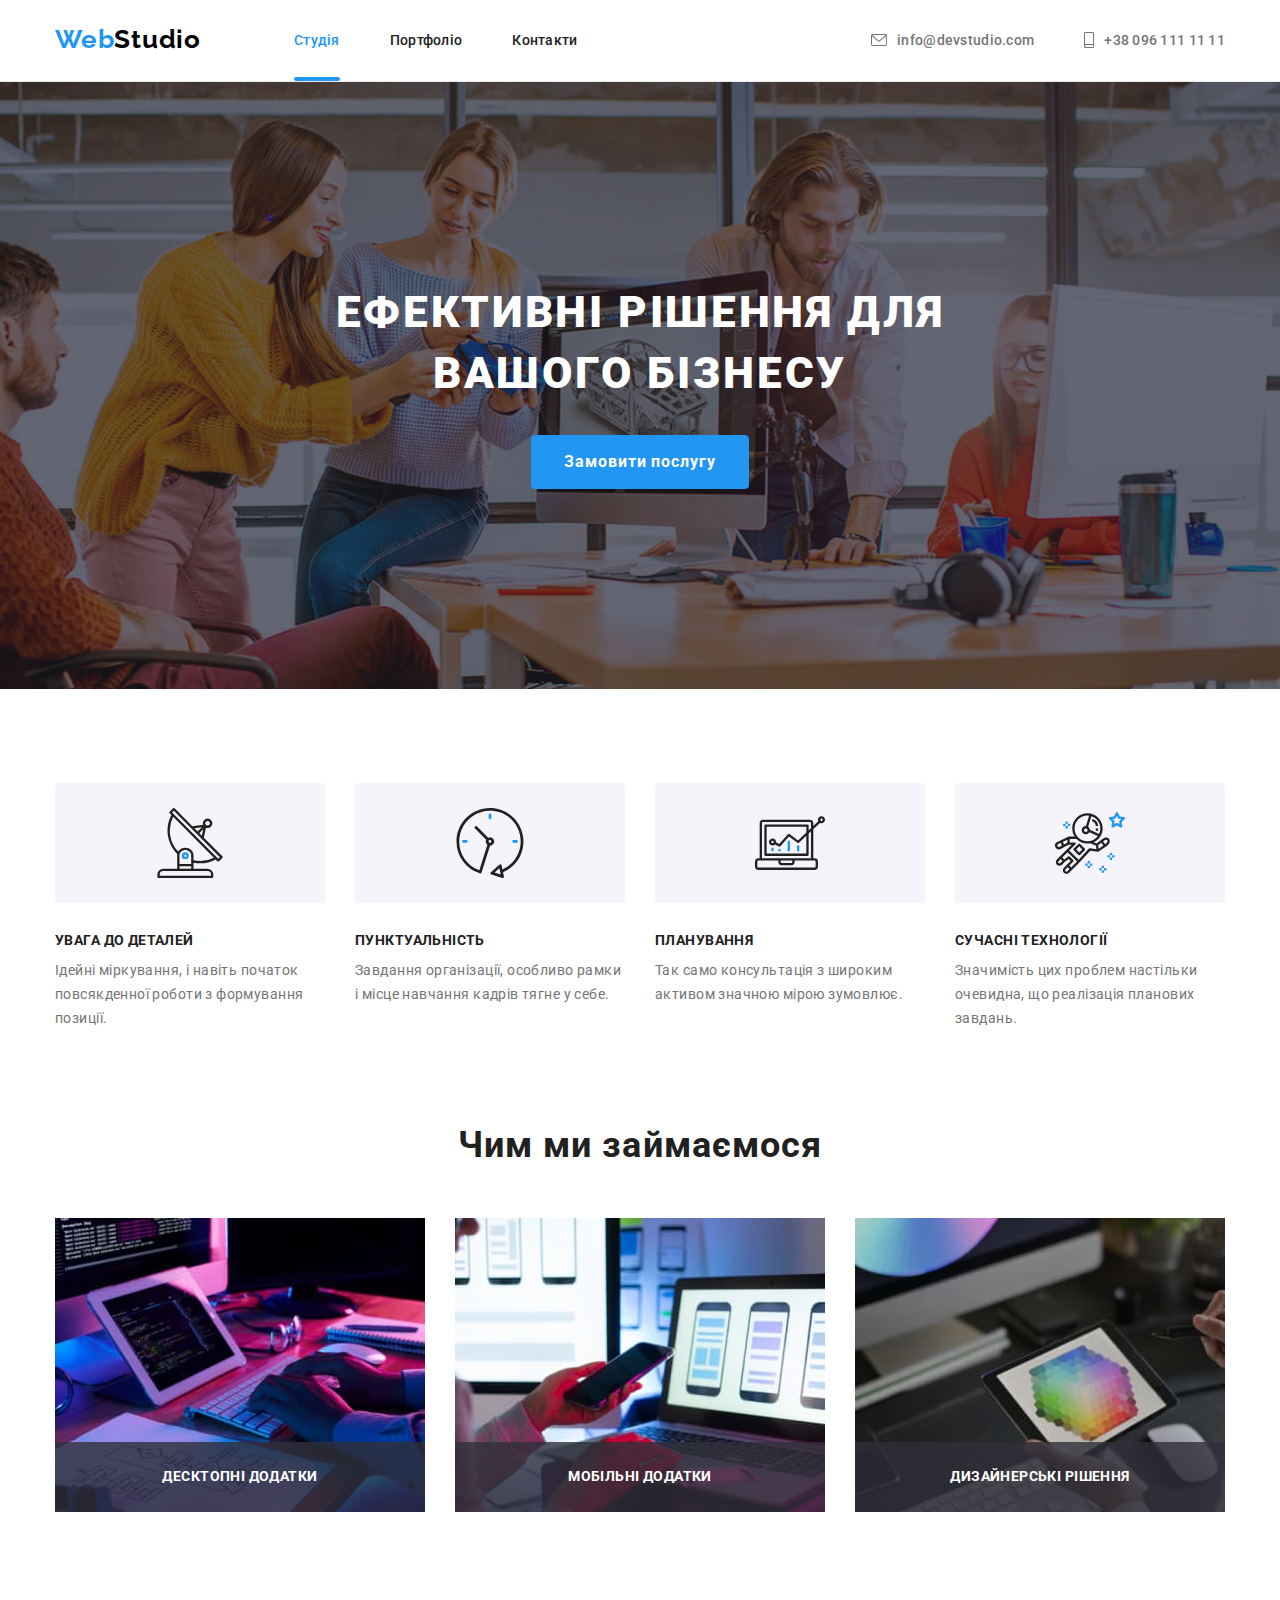
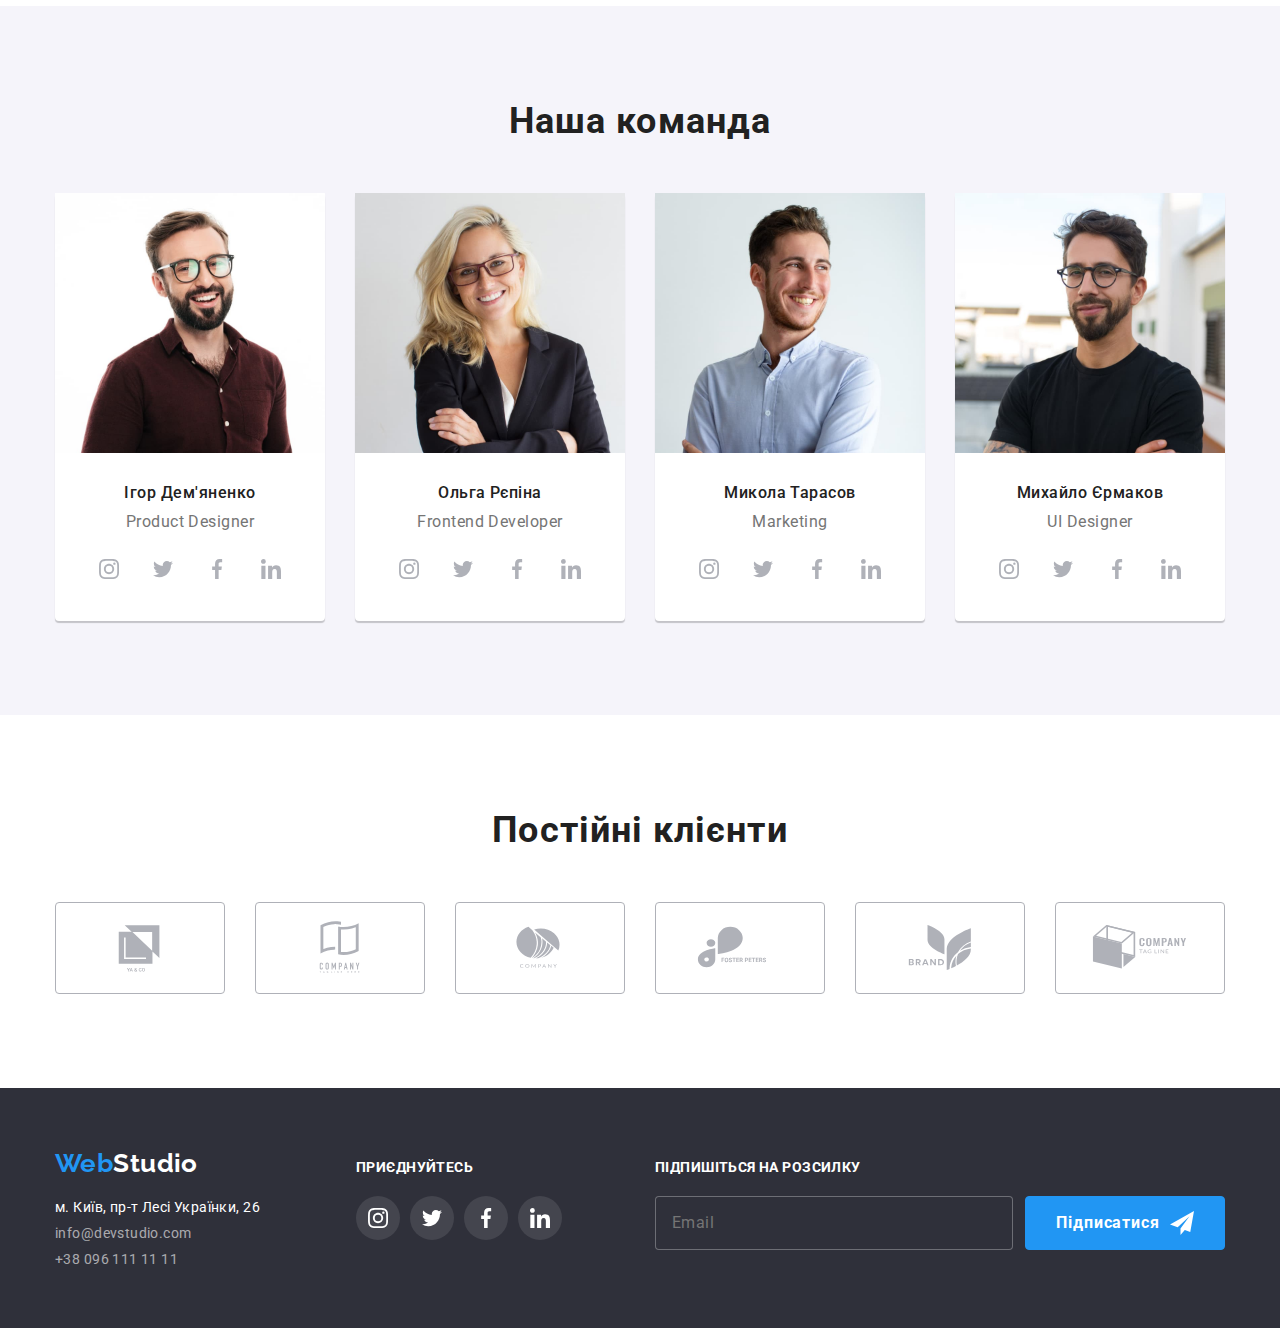
<file: index.html>
<!DOCTYPE html>
<html lang="uk">
  <head>
    <meta charset="UTF-8" />
    <meta http-equiv="X-UA-Compatible" content="IE=edge" />
    <meta name="viewport" content="width=device-width, initial-scale=1.0" />
    <title>WebStudio</title>
    <link rel="preconnect" href="https://fonts.googleapis.com" />
    <link rel="preconnect" href="https://fonts.gstatic.com" crossorigin />
    <link
      href="https://fonts.googleapis.com/css2?family=Raleway:wght@700&family=Roboto:wght@400;500;700;900&display=swap"
      rel="stylesheet"
    />
    <link
      rel="stylesheet"
      href="https://cdnjs.cloudflare.com/ajax/libs/modern-normalize/2.0.0/modern-normalize.min.css"
    />

    <link rel="stylesheet" href="./css/main.min.css" />
  </head>

  <body> 
    <header>
      <!--Хедер-->
      <!-- <section class="section"> -->
      <div class="header container">
        <a class="header-logo" href="./index.html"
          ><span class="logo">Web</span>Studio</a
        >
        <nav class="header-nav">
          <ul class="header-nav__list list">
            <li class="header-nav__item">
              <a class="header-nav__link current" href="./index.html">Студія</a>
            </li>
            <li class="header-nav__item">
              <a class="header-nav__link" href="./portfolio.html">Портфоліо</a>
            </li>
            <li class="header-nav__item">
              <a class="header-nav__link" href="">Контакти</a>
            </li>
          </ul>
        </nav>

        <ul class="header-address list">
          <li class="header-address__item">
            <a class="header-address__link" href="mailto:info@devstudio.com">
              <svg class="header-address__icon" width="16px" height="12px">
                <use href="./images/sprite.svg#icon-envelope"></use>
              </svg>
              info@devstudio.com
            </a>
          </li>
          <li class="header-address__item">
            <a class="header-address__link" href="tel:+380961111111"
              ><svg class="header-address__icon" width="10px" height="16px">
                <use href="./images/sprite.svg#icon-smartphone"></use>
              </svg>
              +38 096 111 11 11</a
            >
          </li>
        </ul>
      </div>
      <!-- </section> -->
    </header>
    <main>
      <!--Секція Герой-->
      <section class="section hero">
        <div class="container">
          <h1 class="hero__title">Ефективні рішення для вашого бізнесу</h1>
          <button class="hero__button" type="button" data-modal-open>
            Замовити послугу
          </button>
          <div class="backdrop is-hidden" data-modal>
            <div class="modal-wrapper">
              <div class="modal-wrapper__recall">
                <button class="modal-wrapper__btn" data-modal-close>
                  <svg class="modal-wrapper__icon" width="18" height="18">
                    <use href="./images/sprite.svg#icon-close-modal"></use>
                  </svg>
                </button>
                <!-- Форма подписки в модальной окне -->

                <form class="form-modal">
                  <b class="form-modal__title">
                    Залиште свої дані, ми вам передзвонимо
                  </b>
                  <div class="form-modal__recall">
                    <div class="form-modal__field">
                      <label class="form-modal__label" for="username"
                        >Ім'я</label
                      >

                      <input
                        class="form-modal__input"
                        type="text"
                        name="username"
                        id="username"
                        placeholder=""
                        autofocus
                      />
                      <svg class="form-modal__icon" width="18" height="18">
                        <use href="./images/sprite.svg#icon-person"></use>
                      </svg>
                    </div>

                    <div class="form-modal__field">
                      <label class="form-modal__label" for="phone"
                        >Телефон</label
                      >
                      <input
                        class="form-modal__input"
                        type="tel"
                        name="phone"
                        id="phone"
                      />
                      <svg class="form-modal__icon" width="18" height="18">
                        <use href="./images/sprite.svg#icon-phone"></use>
                      </svg>
                    </div>

                    <div class="form-modal__field">
                      <label class="form-modal__label" for="email">Пошта</label>
                      <input
                        class="form-modal__input"
                        type="email"
                        name="email"
                        id="email"
                      />
                      <svg class="form-modal__icon" width="18" height="18">
                        <use href="./images/sprite.svg#icon-email"></use>
                      </svg>
                    </div>

                    <div class="form-modal__field">
                      <label class="form-modal__label" for="comment"
                        >Коментар</label
                      >
                      <textarea
                        class="form-modal__textarea"
                        name="feedback"
                        rows="6"
                        id="comment"
                        placeholder="Введіть текст"
                      ></textarea>
                    </div>
                    <div class="form-modal__checkbox">
                      <label>
                        <input
                          class="form-modal__box"
                          type="checkbox"
                          name="agreement"
                          value="agreement"
                        />

                        <span class="form-modal__agreement"
                          >Погоджуюся з розсилкою та приймаю</span
                        >
                        <span
                          ><a class="form-modal__cases" href=""
                            >Умови договору</a
                          ></span
                        >

                        <svg
                          class="form-modal__checkbox-icon"
                          width="15"
                          height="16"
                        >
                          <use href="./images/sprite.svg#icon-check"></use>
                        </svg>
                      </label>
                    </div>
                  </div>
                  <div>
                    <button class="form-modal__button-send" type="submit">
                      Відправити
                    </button>
                  </div>
                </form>
              </div>
            </div>
          </div>
        </div>
      </section>
      <!--Особливості-->
      <section class="section feature">
        <div class="container">
          <!-- <h2 class="title-second">Особливості</h2> -->
          <ul class="feature list">
            <li class="feature__item">
              <div class="feature__icon">
                <svg width="70" height="70">
                  <use href="./images/sprite.svg#icon-antenna"></use>
                </svg>
              </div>

              <h3 class="feature__title">УВАГА ДО ДЕТАЛЕЙ</h3>
              <p class="feature__disc">
                Ідейні міркування, і навіть початок повсякденної роботи з
                формування позиції.
              </p>
            </li>
            <li class="feature__item">
              <div class="feature__icon">
                <svg width="70" height="70">
                  <use href="./images/sprite.svg#icon-clock"></use>
                </svg>
              </div>
              <h3 class="feature__title">ПУНКТУАЛЬНІСТЬ</h3>
              <p class="feature__disc">
                Завдання організації, особливо рамки і місце навчання кадрів
                тягне у себе.
              </p>
            </li>
            <li class="feature__item">
              <div class="feature__icon">
                <svg width="70" height="70">
                  <use href="./images/sprite.svg#icon-diagram"></use>
                </svg>
              </div>
              <h3 class="feature__title">ПЛАНУВАННЯ</h3>
              <p class="feature__disc">
                Так само консультація з широким активом значною мірою зумовлює.
              </p>
            </li>
            <li class="feature__item">
              <div class="feature__icon">
                <svg width="70" height="70">
                  <use href="./images/sprite.svg#icon-astronaut"></use>
                </svg>
              </div>

              <h3 class="feature__title">СУЧАСНІ ТЕХНОЛОГІЇ</h3>
              <p class="feature__disc">
                Значимість цих проблем настільки очевидна, що реалізація
                планових завдань.
              </p>
            </li>
          </ul>
        </div>
      </section>
      <!--Чим ми займаємося-->
      <section class="section">
        <div class="container">
          <h2 class="title-second">Чим ми займаємося</h2>
          <ul class="directions list">
            <li class="directions__item">
              <img src="./images/img-box-1.jpg" alt="Дизайн" width="370" />
              <p class="direction__discription">Десктопні додатки</p>
            </li>
            <li class="directions__item">
              <img src="./images/img-box-2.jpg" alt="Створення" width="370" />
              <p class="direction__discription">Мобільні додатки</p>
            </li>
            <li class="directions__item">
              <img src="./images/img-box-3.jpg" alt="Виробництво" width="370" />
              <p class="direction__discription">Дизайнерські рішення</p>
            </li>
          </ul>
        </div>
      </section>
      <!--Наша команда-->
      <section class="section team">
        <div class="container">
          <h2 class="title-second">Наша команда</h2>
          <ul class="team list">
            <li class="team__item">
              <img
                src="./images/team-1.jpg"
                alt="Фото Ігора Дем'яненка Продакшн Дизайнера"
                width="270"
              />
              <div class="team__text-wrap">
                <h3 class="team__item-title">Ігор Дем'яненко</h3>
                <p class="team__item-disc">Product Designer</p>
                <!-- Соціальні мережі -->
                <ul class="social__list">
                  <li class="social__item">
                    <a
                      class="social__link"
                      href=""
                      rel="noopener noreferer"
                      aria-label="іконка Instagram"
                    >
                      <svg class="social__icon" width="20" height="20">
                        <use href="./images/sprite.svg#icon-instagram"></use>
                      </svg>
                    </a>
                  </li>
                  <li class="social__item">
                    <a
                      class="social__link"
                      href=""
                      rel="noopener noreferer"
                      aria-label="іконка Twitter"
                    >
                      <svg class="social__icon" width="20" height="20">
                        <use href="./images/sprite.svg#icon-twitter"></use>
                      </svg>
                    </a>
                  </li>
                  <li class="social__item">
                    <a
                      class="social__link"
                      href=""
                      rel="noopener noreferer"
                      aria-label="іконка Facebook"
                    >
                      <svg class="social__icon" width="20" height="20">
                        <use href="./images/sprite.svg#icon-facebook"></use>
                      </svg>
                    </a>
                  </li>

                  <li class="social__item">
                    <a
                      class="social__link"
                      href=""
                      rel="noopener noreferer"
                      aria-label="іконка Likedin"
                    >
                      <svg class="social__icon" width="20" height="20">
                        <use href="./images/sprite.svg#icon-linkedin"></use>
                      </svg>
                    </a>
                  </li>
                </ul>
                <!-- кінець соцмереж -->
              </div>
            </li>

            <li class="team__item">
              <img
                src="./images/team-2.jpg"
                alt="Фото Ольга Рєпіна Фронтенд Девелопер"
                width="270"
              />
              <div class="team__text-wrap">
                <h3 class="team__item-title">Ольга Рєпіна</h3>
                <p class="team__item-disc">Frontend Developer</p>
                <ul class="social__list">
                  <li class="social__item">
                    <a
                      class="social__link"
                      href=""
                      rel="noopener noreferer"
                      aria-label="іконка Instagram"
                    >
                      <svg class="social__icon" width="20" height="20">
                        <use href="./images/sprite.svg#icon-instagram"></use>
                      </svg>
                    </a>
                  </li>
                  <li class="social__item">
                    <a
                      class="social__link"
                      href=""
                      rel="noopener noreferer"
                      aria-label="іконка Twitter"
                    >
                      <svg class="social__icon" width="20" height="20">
                        <use href="./images/sprite.svg#icon-twitter"></use>
                      </svg>
                    </a>
                  </li>
                  <li class="social__item">
                    <a
                      class="social__link"
                      href=""
                      rel="noopener noreferer"
                      aria-label="іконка Facebook"
                    >
                      <svg class="social__icon" width="20" height="20">
                        <use href="./images/sprite.svg#icon-facebook"></use>
                      </svg>
                    </a>
                  </li>

                  <li class="social__item">
                    <a
                      class="social__link"
                      href=""
                      rel="noopener noreferer"
                      aria-label="іконка Likedin"
                    >
                      <svg class="social__icon" width="20" height="20">
                        <use href="./images/sprite.svg#icon-linkedin"></use>
                      </svg>
                    </a>
                  </li>
                </ul>
              </div>
            </li>

            <li class="team__item">
              <img
                src="./images/team-3.jpg"
                alt="Фото Микола Тарасов Маркетинг"
                width="270"
              />
              <div class="team__text-wrap">
                <h3 class="team__item-title">Микола Тарасов</h3>
                <p class="team__item-disc">Marketing</p>
                <ul class="social__list">
                  <li class="social__item">
                    <a
                      class="social__link"
                      href=""
                      rel="noopener noreferer"
                      aria-label="іконка Instagram"
                    >
                      <svg class="social__icon" width="20" height="20">
                        <use href="./images/sprite.svg#icon-instagram"></use>
                      </svg>
                    </a>
                  </li>
                  <li class="social__item">
                    <a
                      class="social__link"
                      href=""
                      rel="noopener noreferer"
                      aria-label="іконка Twitter"
                    >
                      <svg class="social__icon" width="20" height="20">
                        <use href="./images/sprite.svg#icon-twitter"></use>
                      </svg>
                    </a>
                  </li>
                  <li class="social__item">
                    <a
                      class="social__link"
                      href=""
                      rel="noopener noreferer"
                      aria-label="іконка Facebook"
                    >
                      <svg class="social__icon" width="20" height="20">
                        <use href="./images/sprite.svg#icon-facebook"></use>
                      </svg>
                    </a>
                  </li>

                  <li class="social__item">
                    <a
                      class="social__link"
                      href=""
                      rel="noopener noreferer"
                      aria-label="іконка Likedin"
                    >
                      <svg class="social__icon" width="20" height="20">
                        <use href="./images/sprite.svg#icon-linkedin"></use>
                      </svg>
                    </a>
                  </li>
                </ul>
              </div>
            </li>

            <li class="team__item">
              <img
                src="./images/team-4.jpg"
                alt="Фото Михайло Єрмаков Дизайнер"
                width="270"
              />
              <div class="team__text-wrap">
                <h3 class="team__item-title">Михайло Єрмаков</h3>
                <p class="team__item-disc">UI Designer</p>
                <ul class="social__list">
                  <li class="social__item">
                    <a
                      class="social__link"
                      href=""
                      rel="noopener noreferer"
                      aria-label="іконка Instagram"
                    >
                      <svg class="social__icon" width="20" height="20">
                        <use href="./images/sprite.svg#icon-instagram"></use>
                      </svg>
                    </a>
                  </li>
                  <li class="social__item">
                    <a
                      class="social__link"
                      href=""
                      rel="noopener noreferer"
                      aria-label="іконка Twitter"
                    >
                      <svg class="social__icon" width="20" height="20">
                        <use href="./images/sprite.svg#icon-twitter"></use>
                      </svg>
                    </a>
                  </li>
                  <li class="social__item">
                    <a
                      class="social__link"
                      href=""
                      rel="noopener noreferer"
                      aria-label="іконка Facebook"
                    >
                      <svg class="social__icon" width="20" height="20">
                        <use href="./images/sprite.svg#icon-facebook"></use>
                      </svg>
                    </a>
                  </li>

                  <li class="social__item">
                    <a
                      class="social__link"
                      href=""
                      rel="noopener noreferer"
                      aria-label="іконка Likedin"
                    >
                      <svg class="social__icon" width="20" height="20">
                        <use href="./images/sprite.svg#icon-linkedin"></use>
                      </svg>
                    </a>
                  </li>
                </ul>
              </div>
            </li>
          </ul>
        </div>
      </section>
      <!-- Наши клієнти -->
      <section class="section clients">
        <div class="container">
          <h2 class="title-second">Постійні клієнти</h2>
          <ul class="clients list">
            <li class="clients__item">
              <a
                class="clients__link"
                href=""
                target="-blank"
                rel="noopener noreferrer"
              >
                <svg class="clients__icon" width="106px" height="60px">
                  <use href="./images/sprite.svg#icon-logo1"></use>
                </svg>
              </a>
            </li>
            <li class="clients__item">
              <a
                class="clients__link"
                href=""
                target="-blank"
                rel="noopener noreferrer"
              >
                <svg class="clients__icon" width="106px" height="60px">
                  <use href="./images/sprite.svg#icon-logo2"></use>
                </svg>
              </a>
            </li>
            <li class="clients__item">
              <a
                class="clients__link"
                href=""
                target="-blank"
                rel="noopener noreferrer"
              >
                <svg class="clients__icon" width="106px" height="60px">
                  <use href="./images/sprite.svg#icon-logo3"></use>
                </svg>
              </a>
            </li>
            <li class="clients__item">
              <a
                class="clients__link"
                href=""
                target="-blank"
                rel="noopener noreferrer"
              >
                <svg class="clients__icon" width="106px" height="60px">
                  <use href="./images/sprite.svg#icon-logo4"></use>
                </svg>
              </a>
            </li>
            <li class="clients__item">
              <a
                class="clients__link"
                href=""
                target="-blank"
                rel="noopener noreferrer"
              >
                <svg class="clients__icon" width="106px" height="60px">
                  <use href="./images/sprite.svg#icon-logo5"></use>
                </svg>
              </a>
            </li>
            <li class="clients__item">
              <a
                class="clients__link"
                href=""
                target="-blank"
                rel="noopener noreferrer"
              >
                <svg class="clients__icon" width="106px" height="60px">
                  <use href="./images/sprite.svg#icon-logo6"></use>
                </svg>
              </a>
            </li>
          </ul>
        </div>
      </section>
    </main>

    <footer class="footer">
      <!--Контакти-->
      <div class="footer__container">
        <div class="footer__address-container">
          <a class="footer__logo" href="./index.html"
            ><span class="logo">Web</span>Studio</a
          >
          <!-- Адреса -->
          <address class="address">
            <ul>
              <li>
                <a
                  class="footer__address"
                  href="https://www.google.com.ua/maps/place"
                  target="blank"
                  rel="noopener noreferrer"
                >
                  м. Київ, пр-т Лесі Українки, 26</a
                >
              </li>
              <li class="footer__item">
                <a class="footer__link" href="mailto:info@devstudio.com"
                  >info@devstudio.com</a
                >
              </li>
              <li class="footer__item">
                <a class="footer__link" href="tel:+380961111111"
                  >+38 096 111 11 11</a
                >
              </li>
            </ul>
          </address>
        </div>
        <!-- Соціальні мережі-футер -->
        <div class="footer-social__container">
          <p class="footer__title">Приєднуйтесь</p>
          <ul class="footer-social__list">
            <li class="footer-social__item">
              <a
                class="footer-social__link"
                href=""
                rel="noopener noreferer"
                aria-label="іконка Instagram"
              >
                <svg class="footer-social__icon" width="20" height="20">
                  <use href="./images/sprite.svg#icon-instagram"></use>
                </svg>
              </a>
            </li>
            <li class="footer-social__item">
              <a
                class="footer-social__link"
                href=""
                rel="noopener noreferer"
                aria-label="іконка Twitter"
              >
                <svg class="footer-social__icon" width="20" height="20">
                  <use href="./images/sprite.svg#icon-twitter"></use>
                </svg>
              </a>
            </li>
            <li class="footer-social__item">
              <a
                class="footer-social__link"
                href=""
                rel="noopener noreferer"
                aria-label="іконка Facebook"
              >
                <svg class="footer-social__icon" width="20" height="20">
                  <use href="./images/sprite.svg#icon-facebook"></use>
                </svg>
              </a>
            </li>

            <li class="footer-social__item">
              <a
                class="footer-social__link"
                href=""
                rel="noopener noreferer"
                aria-label="іконка Likedin"
              >
                <svg class="footer-social__icon" width="20" height="20">
                  <use href="./images/sprite.svg#icon-linkedin"></use>
                </svg>
              </a>
            </li>
          </ul>
        </div>
        <!-- Підписка на розсилку -->
        <div>
          <p class="footer__title">Підпишіться на розсилку</p>
          <form class="footer__form" name="signup-form">
            <input
              class="footer__input"
              type="email"
              name="email"
              placeholder="Email"
            />

            <button class="footer__button" type="submit">
              <span>Підписатися</span>
              <svg class="footer__icon-send" width="24" height="24">
                <use href="./images/sprite.svg#icon-send"></use>
              </svg>
            </button>
          </form>
        </div>
      </div>
    </footer>
    <script src="./js/modal.js"></script>
  </body>
</html>
</file>
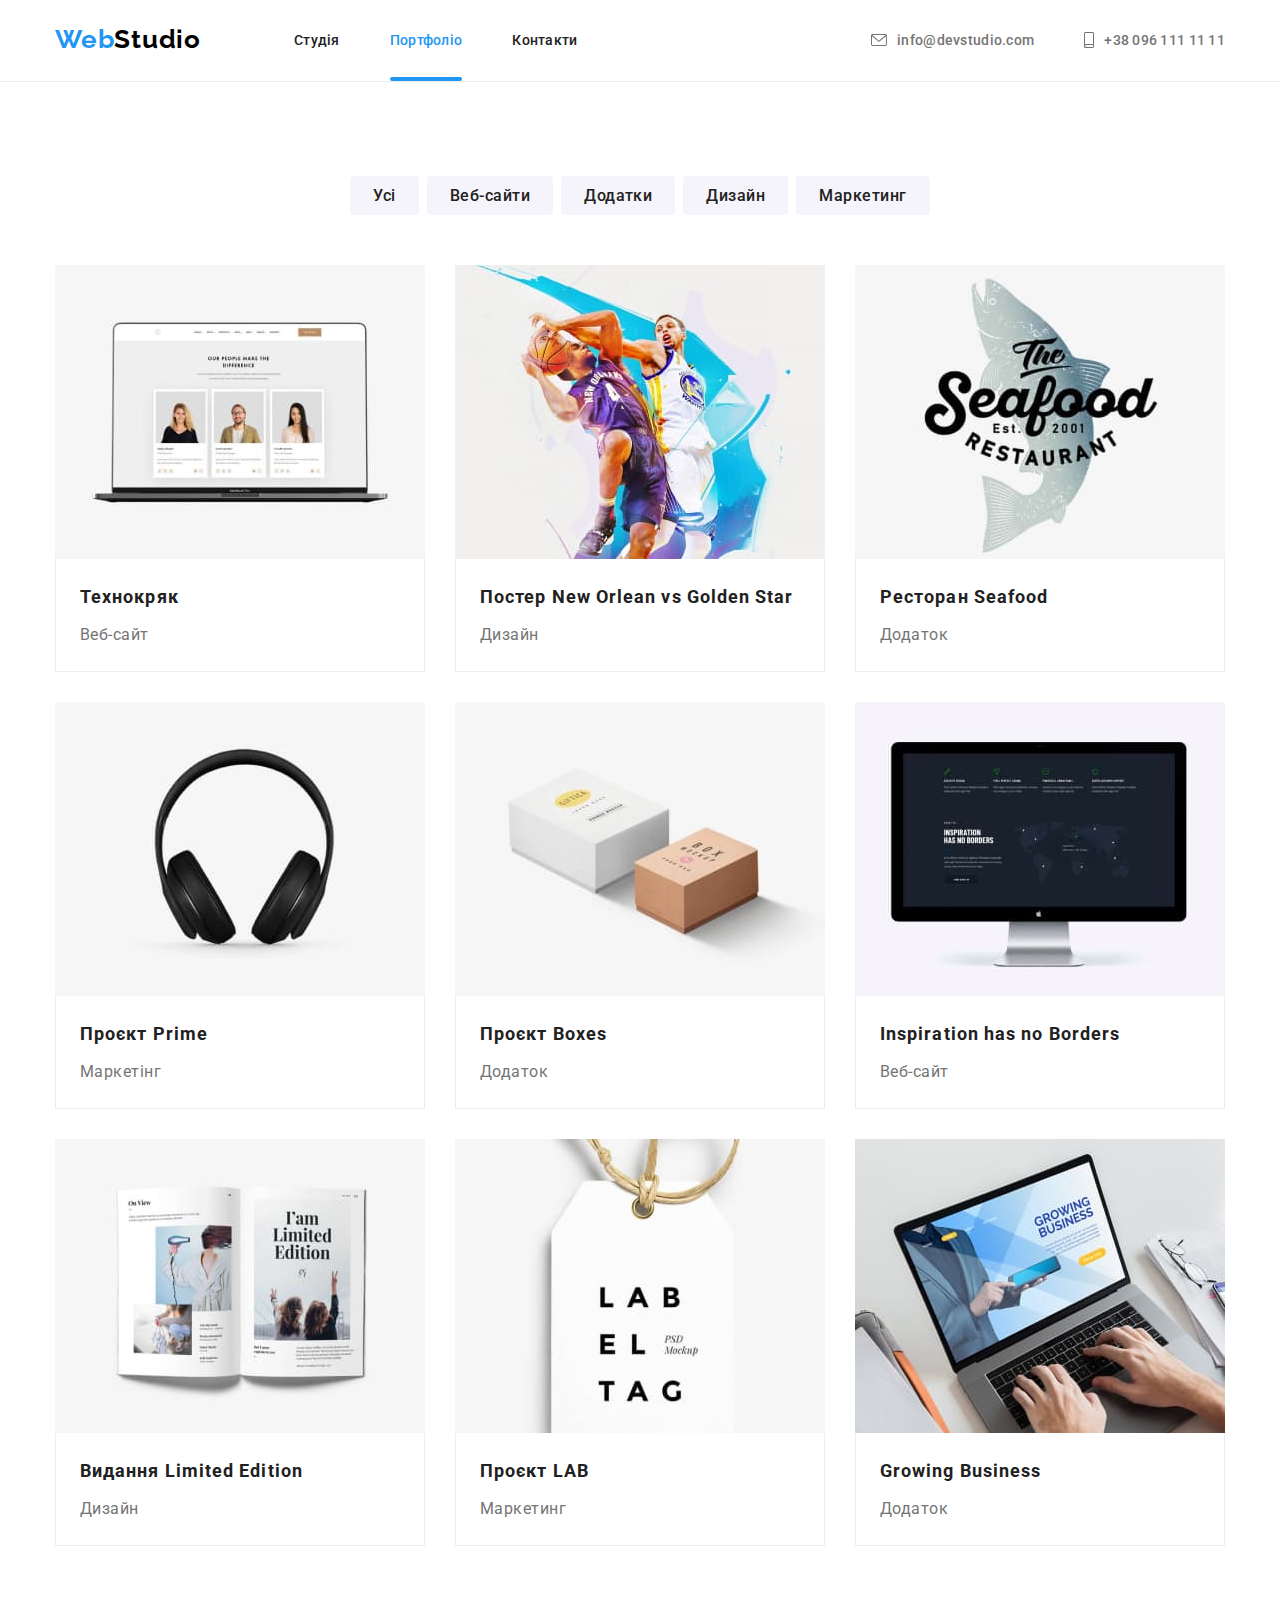
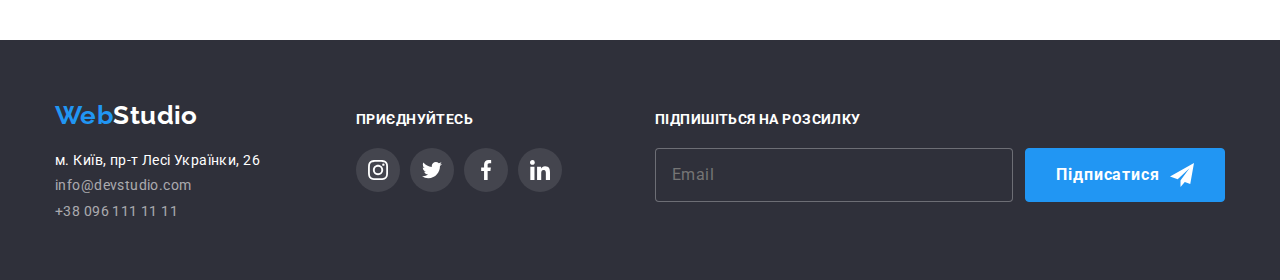
<file: portfolio.html>
<!DOCTYPE html>
<html lang="uk">
  <head>
    <meta charset="UTF-8" />
    <meta http-equiv="X-UA-Compatible" content="IE=edge" />
    <meta name="viewport" content="width=device-width, initial-scale=1.0" />
    <title>Портфоліо</title>
    <link rel="preconnect" href="https://fonts.googleapis.com" />
    <link rel="preconnect" href="https://fonts.gstatic.com" crossorigin />
    <link
      href="https://fonts.googleapis.com/css2?family=Raleway:wght@700&family=Roboto:wght@400;500;700;900&display=swap"
      rel="stylesheet"
    />
    <link
      rel="stylesheet"
      href="https://cdnjs.cloudflare.com/ajax/libs/modern-normalize/2.0.0/modern-normalize.min.css"
    />

    <link rel="stylesheet" href="./css/main.min.css" />
  </head>

  <body>
    
    <header>
      <!--Хедер-->
      <!-- <section class="section"> -->
      <div class="header container">
        <a class="header-logo" href="./index.html"
          ><span class="logo">Web</span>Studio</a
        >
        <nav class="header-nav">
          <ul class="header-nav__list list">
            <li class="header-nav__item">
              <a class="header-nav__link" href="./index.html">Студія</a>
            </li>
            <li class="header-nav__item">
              <a class="header-nav__link current" href="./portfolio.html"
                >Портфоліо</a
              >
            </li>
            <li class="header-nav__item">
              <a class="header-nav__link" href="">Контакти</a>
            </li>
          </ul>
        </nav>

        <ul class="header-address list">
          <li class="header-address__item">
            <a class="header-address__link" href="mailto:info@devstudio.com">
              <svg class="header-address__icon" width="16px" height="12px">
                <use href="./images/sprite.svg#icon-envelope"></use>
              </svg>
              info@devstudio.com
            </a>
          </li>
          <li class="header-address__item">
            <a class="header-address__link" href="tel:+380961111111"
              ><svg class="header-address__icon" width="10px" height="16px">
                <use href="./images/sprite.svg#icon-smartphone"></use>
              </svg>
              +38 096 111 11 11</a
            >
          </li>
        </ul>
      </div>
      <!-- </section> -->
    </header>

    <main>
      <section class="section">
        <!--Фільтри-->
        <div class="container">
          <!-- <h1>Портфоліо</h1> -->
          <ul class="filter list">
            <li class="filter__item">
              <button class="button" type="button">Усі</button>
            </li>
            <li class="filter__item">
              <button class="button" type="button">Веб-сайти</button>
            </li>
            <li class="filter__item">
              <button class="button" type="button">Додатки</button>
            </li>
            <li class="filter__item">
              <button class="button" type="button">Дизайн</button>
            </li>
            <li class="filter__item">
              <button class="button" type="button">Маркетинг</button>
            </li>
          </ul>

          <!--Проєкти-->
          <ul class="portfolio list">
            <li class="portfolio__item">
              <a class="portfolio__link" href="">
                <div class="portfolio__img">
                  <img src=./images/img-1.jpg alt="фото Технокряк" width="370">

                  <div class="portfolio__overlay">
                    <p>
                      Ресурс пропонує комплексні пропозиції з різним рівнем
                      функціоналу та сервісів. Все це дозволить відвідувачу
                      отримати вичерпні відомості про компанію чи приватну
                      особу.
                    </p>
                  </div>
                </div>
                <div class="portfolio__text-wrap">
                  <h2 class="portfolio__title">Технокряк</h2>
                  <p class="portfolio__disc">Веб-сайт</p>
                </div></a
              >
            </li>
            <li class="portfolio__item">
              <a class="portfolio__link" href="">
                <div class="portfolio__img">
                  <img src=./images/img-2.jpg alt="фото Постер New Orlean vs
                  Golden Star" width="370">
                  <div class="portfolio__overlay">
                    <p>
                      Ресурс пропонує комплексні пропозиції з різним рівнем
                      функціоналу та сервісів. Все це дозволить відвідувачу
                      отримати вичерпні відомості про компанію чи приватну
                      особу.
                    </p>
                  </div>
                </div>
                <div class="portfolio__text-wrap">
                  <h2 class="portfolio__title">
                    Постер New Orlean vs Golden Star
                  </h2>
                  <p class="portfolio__disc">Дизайн</p>
                </div>
              </a>
            </li>
            <li class="portfolio__item">
              <a class="portfolio__link" href="">
                <div class="portfolio__img">
                  <img src=./images/img-3.jpg alt="фото Ресторан Seafood"
                  width="370">
                  <div class="portfolio__overlay">
                    <p>
                      Ресурс пропонує комплексні пропозиції з різним рівнем
                      функціоналу та сервісів. Все це дозволить відвідувачу
                      отримати вичерпні відомості про компанію чи приватну
                      особу.
                    </p>
                  </div>
                </div>

                <div class="portfolio__text-wrap">
                  <h2 class="portfolio__title">Ресторан Seafood</h2>
                  <p class="portfolio__disc">Додаток</p>
                </div></a
              >
            </li>
            <li class="portfolio__item">
              <a class="portfolio__link" href="">
                <div class="portfolio__img">
                  <img src=./images/img-4.jpg alt="фото Проєкт Prime"
                  width="370">
                  <div class="portfolio__overlay">
                    <p>
                      Ресурс пропонує комплексні пропозиції з різним рівнем
                      функціоналу та сервісів. Все це дозволить відвідувачу
                      отримати вичерпні відомості про компанію чи приватну
                      особу.
                    </p>
                  </div>
                </div>

                <div class="portfolio__text-wrap">
                  <h2 class="portfolio__title">Проєкт Prime</h2>
                  <p class="portfolio__disc">Маркетінг</p>
                </div></a
              >
            </li>
            <li class="portfolio__item">
              <a class="portfolio__link" href="">
                <div class="portfolio__img">
                  <img src=./images/img-5.jpg alt="фото Проєкт Boxes"
                  width="370">
                  <div class="portfolio__overlay">
                    <p>
                      Ресурс пропонує комплексні пропозиції з різним рівнем
                      функціоналу та сервісів. Все це дозволить відвідувачу
                      отримати вичерпні відомості про компанію чи приватну
                      особу.
                    </p>
                  </div>
                </div>
                <div class="portfolio__text-wrap">
                  <h2 class="portfolio__title">Проєкт Boxes</h2>
                  <p class="portfolio__disc">Додаток</p>
                </div>
              </a>
            </li>
            <li class="portfolio__item">
              <a class="portfolio__link" href="">
                <div class="portfolio__img">
                  <img src=./images/img-6.jpg alt="фото Inspiration has no
                  Borders" width="370">
                  <div class="portfolio__overlay">
                    <p>
                      Ресурс пропонує комплексні пропозиції з різним рівнем
                      функціоналу та сервісів. Все це дозволить відвідувачу
                      отримати вичерпні відомості про компанію чи приватну
                      особу.
                    </p>
                  </div>
                </div>

                <div class="portfolio__text-wrap">
                  <h2 class="portfolio__title">Inspiration has no Borders</h2>
                  <p class="portfolio__disc">Веб-сайт</p>
                </div></a
              >
            </li>
            <li class="portfolio__item">
              <a class="portfolio__link" href="">
                <div class="portfolio__img">
                  <img src=./images/img-7.jpg alt="фото Видання Limited Edition"
                  width="370">
                  <div class="portfolio__overlay">
                    <p>
                      Ресурс пропонує комплексні пропозиції з різним рівнем
                      функціоналу та сервісів. Все це дозволить відвідувачу
                      отримати вичерпні відомості про компанію чи приватну
                      особу.
                    </p>
                  </div>
                </div>

                <div class="portfolio__text-wrap">
                  <h2 class="portfolio__title">Видання Limited Edition</h2>
                  <p class="portfolio__disc">Дизайн</p>
                </div></a
              >
            </li>
            <li class="portfolio__item">
              <a class="portfolio__link" href="">
                <div class="portfolio__img">
                  <img src=./images/img-8.jpg alt="фото Проєкт LAB" width="370">
                  <div class="portfolio__overlay">
                    <p>
                      Ресурс пропонує комплексні пропозиції з різним рівнем
                      функціоналу та сервісів. Все це дозволить відвідувачу
                      отримати вичерпні відомості про компанію чи приватну
                      особу.
                    </p>
                  </div>
                </div>

                <div class="portfolio__text-wrap">
                  <h2 class="portfolio__title">Проєкт LAB</h2>
                  <p class="portfolio__disc">Маркетинг</p>
                </div></a
              >
            </li>
            <li class="portfolio__item">
              <a class="portfolio__link" href="">
                <div class="portfolio__img">
                  <img src=./images/img-9.jpg alt="фото Growing Business"
                  width="370">
                  <div class="portfolio__overlay">
                    <p>
                      Ресурс пропонує комплексні пропозиції з різним рівнем
                      функціоналу та сервісів. Все це дозволить відвідувачу
                      отримати вичерпні відомості про компанію чи приватну
                      особу.
                    </p>
                  </div>
                </div>

                <div class="portfolio__text-wrap">
                  <h2 class="portfolio__title">Growing Business</h2>
                  <p class="portfolio__disc">Додаток</p>
                </div></a
              >
            </li>
          </ul>
        </div>
      </section>
    </main>
    <footer class="footer">
      <!--Контакти-->
      <div class="footer__container">
        <div class="footer__address-container">
          <a class="footer__logo" href="./index.html"
            ><span class="logo">Web</span>Studio</a
          >
          <!-- Адреса -->
          <address class="address">
            <ul>
              <li>
                <a
                  class="footer__address"
                  href="https://www.google.com.ua/maps/place"
                  target="blank"
                  rel="noopener noreferrer"
                >
                  м. Київ, пр-т Лесі Українки, 26</a
                >
              </li>
              <li class="footer__item">
                <a class="footer__link" href="mailto:info@devstudio.com"
                  >info@devstudio.com</a
                >
              </li>
              <li class="footer__item">
                <a class="footer__link" href="tel:+380961111111"
                  >+38 096 111 11 11</a
                >
              </li>
            </ul>
          </address>
        </div>
        <!-- Соціальні мережі-футер -->
        <div class="footer-social__container">
          <p class="footer__title">Приєднуйтесь</p>
          <ul class="footer-social__list">
            <li class="footer-social__item">
              <a
                class="footer-social__link"
                href=""
                rel="noopener noreferer"
                aria-label="іконка Instagram"
              >
                <svg class="footer-social__icon" width="20" height="20">
                  <use href="./images/sprite.svg#icon-instagram"></use>
                </svg>
              </a>
            </li>
            <li class="footer-social__item">
              <a
                class="footer-social__link"
                href=""
                rel="noopener noreferer"
                aria-label="іконка Twitter"
              >
                <svg class="footer-social__icon" width="20" height="20">
                  <use href="./images/sprite.svg#icon-twitter"></use>
                </svg>
              </a>
            </li>
            <li class="footer-social__item">
              <a
                class="footer-social__link"
                href=""
                rel="noopener noreferer"
                aria-label="іконка Facebook"
              >
                <svg class="footer-social__icon" width="20" height="20">
                  <use href="./images/sprite.svg#icon-facebook"></use>
                </svg>
              </a>
            </li>

            <li class="footer-social__item">
              <a
                class="footer-social__link"
                href=""
                rel="noopener noreferer"
                aria-label="іконка Likedin"
              >
                <svg class="footer-social__icon" width="20" height="20">
                  <use href="./images/sprite.svg#icon-linkedin"></use>
                </svg>
              </a>
            </li>
          </ul>
        </div>
        <!-- Підписка на розсилку -->
        <div>
          <p class="footer__title">Підпишіться на розсилку</p>
          <form class="footer__form" name="signup-form">
            <input
              class="footer__input"
              type="email"
              name="email"
              placeholder="Email"
            />

            <button class="footer__button" type="submit">
              <span>Підписатися</span>
              <svg class="footer__icon-send" width="24" height="24">
                <use href="./images/sprite.svg#icon-send"></use>
              </svg>
            </button>
          </form>
        </div>
      </div>
    </footer>
  </body>
</html>
</file>
<file: css/main.min.css>
:root{--prime-color: #757575;--second-color: #212121;--accent-color: #2196f3;--logo-blackcolor: #000000;--logo-whitecolor: #fff;--footer-link-color: #fff9;--prime-white-background: #fff;--second-white-background: #f5f4fa;--black-background: #2f303a;--accent-background: #2196f3}*{outline:none}.list{list-style-type:none}h1,h2,h3,h4,h5,h6,ul,li,p{margin-top:0;margin-bottom:0;margin-left:0;margin-right:0;padding:0}li{list-style-type:none}body{background-color:var(--prime-white-background);color:var(--prime-color);font-family:"Roboto",sans-serif}header{border-bottom:1px solid #ececec}img{display:block}.section{padding-top:94px;padding-bottom:94px}.container{width:1200px;padding-left:15px;padding-right:15px;margin:0 auto}.header{display:-webkit-box;display:-ms-flexbox;display:flex;-webkit-box-pack:center;-ms-flex-pack:center;justify-content:center;-webkit-box-align:center;-ms-flex-align:center;align-items:center}.header-logo{padding-top:24px;padding-bottom:25px;text-decoration:none;color:var(--logo-blackcolor);font-family:"Raleway",sans-serif;font-size:26px;font-weight:700;line-height:1.2;letter-spacing:.03em}.logo{color:var(--accent-color)}.header-nav{margin-left:93px}.header-nav__list{display:-webkit-box;display:-ms-flexbox;display:flex}.header-nav__item:not(:last-child){margin-right:50px}.header-nav__link{display:block;padding-top:32px;padding-bottom:32px;color:var(--second-color);text-decoration:none;font-size:14px;font-weight:500;line-height:1.2;letter-spacing:.02em;-webkit-transition-property:color;transition-property:color;-webkit-transition-duration:250ms;transition-duration:250ms;-webkit-transition-timing-function:cubic-bezier(0.4, 0, 0.2, 1);transition-timing-function:cubic-bezier(0.4, 0, 0.2, 1)}.header-nav__link.current{color:var(--accent-color);position:relative}.header-nav__link.current::before{content:" ";position:absolute;bottom:0;left:0;display:block;width:100%;height:4px;border-radius:2px;background-color:var(--accent-color)}.header-nav__link:hover,.header-nav__link:focus{color:var(--accent-color)}.header-address{display:-webkit-box;display:-ms-flexbox;display:flex;margin-left:auto}.header-address__item:not(:last-child){margin-right:50px}.header-address__icon{margin-right:10px;fill:currentColor}.header-address__link{display:-webkit-box;display:-ms-flexbox;display:flex;-webkit-box-align:center;-ms-flex-align:center;align-items:center;-webkit-box-pack:center;-ms-flex-pack:center;justify-content:center;color:var(--prime-color);text-decoration:none;font-size:14px;font-weight:500;line-height:1.2;letter-spacing:.02em;-webkit-transition-property:color;transition-property:color;-webkit-transition-duration:250ms;transition-duration:250ms;-webkit-transition-timing-function:cubic-bezier(0.4, 0, 0.2, 1);transition-timing-function:cubic-bezier(0.4, 0, 0.2, 1)}.header-address__link:hover,.header-address__link:focus{color:var(--accent-color)}.section.hero{max-width:1600px;min-height:600px;margin-left:auto;margin-right:auto;background-image:-webkit-gradient(linear, left top, right top, from(rgba(47, 48, 58, 0.4)), to(rgba(47, 48, 58, 0.4))),url(../images/background-hero.png);background-image:linear-gradient(to right, rgba(47, 48, 58, 0.4), rgba(47, 48, 58, 0.4)),url(../images/background-hero.png);background-repeat:no-repeat;background-position:center;background-size:cover}.hero{color:var(--logo-whitecolor);text-align:center;padding-top:200px;padding-bottom:200px}.hero__title{max-width:696px;margin-right:auto;margin-left:auto;margin-bottom:30px;text-align:center;font-size:44px;font-weight:900;line-height:1.4;letter-spacing:.06em;text-transform:uppercase}.hero__button{display:inline-block;min-width:216px;padding:10px 32px;border-radius:4px;border:1px solid var(--accent-background);background-color:var(--accent-background);color:inherit;cursor:pointer;font-family:inherit;font-size:16px;font-weight:700;line-height:2;letter-spacing:.06em;text-align:center}.backdrop{position:fixed;top:0;left:0;width:100%;height:100%;background-color:rgba(0,0,0,.5);-webkit-transition:visibility 250ms cubic-bezier(0.4, 0, 0.2, 1),opacity 250ms cubic-bezier(0.4, 0, 0.2, 1);transition:visibility 250ms cubic-bezier(0.4, 0, 0.2, 1),opacity 250ms cubic-bezier(0.4, 0, 0.2, 1);z-index:1000}.backdrop.is-hidden{opacity:0;visibility:hidden;pointer-events:none}.modal-wrapper{position:absolute;top:50%;left:50%;background-color:var(--logo-whitecolor);min-width:528px;min-height:581px;border-radius:4px;-webkit-transition:opacity 250ms cubic-bezier(0.4, 0, 0.2, 1),-webkit-transform 250ms cubic-bezier(0.4, 0, 0.2, 1);transition:opacity 250ms cubic-bezier(0.4, 0, 0.2, 1),-webkit-transform 250ms cubic-bezier(0.4, 0, 0.2, 1);transition:transform 250ms cubic-bezier(0.4, 0, 0.2, 1),opacity 250ms cubic-bezier(0.4, 0, 0.2, 1);transition:transform 250ms cubic-bezier(0.4, 0, 0.2, 1),opacity 250ms cubic-bezier(0.4, 0, 0.2, 1),-webkit-transform 250ms cubic-bezier(0.4, 0, 0.2, 1);padding:40px 40px}.backdrop.is-hidden .modal-wrapper{opacity:0;-webkit-transform:translate(-50%, -50%) scale(0.2);transform:translate(-50%, -50%) scale(0.2)}.backdrop .modal-wrapper{opacity:1;-webkit-transform:translate(-50%, -50%) scale(1);transform:translate(-50%, -50%) scale(1)}.modal-wrapper__btn{position:absolute;top:14px;right:14px;display:-webkit-box;display:-ms-flexbox;display:flex;-webkit-box-pack:center;-ms-flex-pack:center;justify-content:center;-webkit-box-align:center;-ms-flex-align:center;align-items:center;width:30px;height:30px;background-color:rgba(0,0,0,0);border-radius:50%;border:1px solid rgba(0,0,0,.1019607843);cursor:pointer}.modal-wrapper__btn:hover .modal-wrapper__icon,.modal-wrapper__btn:focus .modal-wrapper__icon{fill:var(--accent-background)}.modal-wrapper__icon{fill:--logo-blackcolor;-webkit-transition-property:fill;transition-property:fill;-webkit-transition-duration:250ms;transition-duration:250ms;-webkit-transition-timing-function:cubic-bezier(0.4, 0, 0.2, 1);transition-timing-function:cubic-bezier(0.4, 0, 0.2, 1)}.modal-wrapper__recall{top:40px;left:40px;display:-webkit-box;display:-ms-flexbox;display:flex;color:var(--logo-blackcolor)}.form-modal{width:450px}.form-modal__recall{text-align:left;width:100%}.form-modal__title{display:inline-block;margin-bottom:12px;font-size:20px;font-weight:700;line-height:1.2;letter-spacing:.03em;text-align:center}.form-modal__field{margin-bottom:10px;position:relative}.form-modal__input{width:100%;display:inline-block;padding-top:11px;padding-bottom:11px;padding-left:42px;padding-right:16px;border:1px solid;border-color:rgba(33,33,33,.2);border-radius:4px;-webkit-transition-property:border-color;transition-property:border-color;-webkit-transition-duration:250ms;transition-duration:250ms;-webkit-transition-timing-function:cubic-bezier(0.4, 0, 0.2, 1);transition-timing-function:cubic-bezier(0.4, 0, 0.2, 1)}.form-modal__input:focus~.form-modal__icon{fill:var(--accent-background)}.form-modal__input:focus{border-color:var(--accent-background)}.form-modal__icon{position:absolute;top:30px;left:12px;fill:var(--second-color);-webkit-transition-property:fill;transition-property:fill;-webkit-transition-duration:250ms;transition-duration:250ms;-webkit-transition-timing-function:cubic-bezier(0.4, 0, 0.2, 1);transition-timing-function:cubic-bezier(0.4, 0, 0.2, 1)}.form-modal__textarea{width:100%;border:1px solid rgba(33,33,33,.2);border-radius:4px;padding-top:12px;padding-bottom:12px;padding-left:16px;padding-right:16px;font-size:12px;font-weight:400;line-height:1.2;letter-spacing:.01em;text-align:left;resize:none;color:rgba(117,117,117,.5019607843);-webkit-transition-property:border-color;transition-property:border-color;-webkit-transition-duration:250ms;transition-duration:250ms;-webkit-transition-timing-function:cubic-bezier(0.4, 0, 0.2, 1);transition-timing-function:cubic-bezier(0.4, 0, 0.2, 1)}.form-modal__textarea:focus{border-color:var(--accent-background)}.form-modal__label{display:inline-block;margin-bottom:4px;font-size:12px;font-weight:400;line-height:1.2;letter-spacing:.01em;text-align:left;color:#757575}.form-modal__checkbox{position:relative;margin-top:10px;margin-bottom:30px;font-size:14px;font-weight:400;line-height:1.7;letter-spacing:.03em;text-align:left;color:#757575}.form-modal__box{-webkit-appearance:none;-moz-appearance:none;appearance:none}.form-modal__box:checked~.form-modal__checkbox-icon{background-color:var(--accent-background);border-color:var(--accent-background)}.form-modal__box:focus~.form-modal__checkbox-icon{border-color:var(--accent-background)}.form-modal__checkbox-icon{position:absolute;top:4px;left:13px;border:1px solid var(--second-color);border-radius:2px;fill:var(--logo-whitecolor);-webkit-transition-property:background-color,border-color;transition-property:background-color,border-color;-webkit-transition-duration:250ms;transition-duration:250ms;-webkit-transition-timing-function:cubic-bezier(0.4, 0, 0.2, 1);transition-timing-function:cubic-bezier(0.4, 0, 0.2, 1)}.form-modal__agreement{padding-left:36px}.form-modal__cases{color:var(--accent-background)}.form-modal__button-send{display:inline-block;min-width:200px;padding:10px 52px;border-radius:4px;border:1px solid var(--accent-background);background-color:var(--accent-background);color:var(--logo-whitecolor);cursor:pointer;font-family:inherit;font-size:16px;font-weight:700;line-height:2;letter-spacing:.06em;text-align:center;-webkit-box-shadow:0px 4px 4px 0px rgba(0,0,0,.1490196078);box-shadow:0px 4px 4px 0px rgba(0,0,0,.1490196078)}.section.feature{padding-bottom:0}.feature{display:-webkit-box;display:-ms-flexbox;display:flex}.feature__item:not(:last-child){margin-right:30px}.feature__icon{display:-webkit-box;display:-ms-flexbox;display:flex;margin-bottom:30px;width:270px;height:120px;border-radius:4px;-webkit-box-pack:center;-ms-flex-pack:center;justify-content:center;-webkit-box-align:center;-ms-flex-align:center;align-items:center;background-color:var(--second-white-background);fill:currentColor}.feature__title{margin-bottom:10px;color:var(--second-color);font-size:14px;font-weight:700;line-height:1.14;letter-spacing:.03em}.feature__disc{width:270px;font-size:14px;line-height:1.7;letter-spacing:.03em}.title-second{margin-bottom:50px;color:var(--second-color);font-size:36px;font-weight:700;line-height:1.2;letter-spacing:.03em;text-align:center}.directions{display:-webkit-box;display:-ms-flexbox;display:flex}.directions__item{display:block;position:relative}.directions__item:not(:last-child){margin-right:30px}.directions__item::before{content:"";position:absolute;bottom:0;left:0;display:block;width:100%;height:70px;background-color:rgba(47,48,58,.8)}.direction__discription{position:absolute;width:100%;padding-top:27px;padding-bottom:27px;bottom:0;left:0;text-align:center;font-size:14px;font-weight:700;line-height:1.2em;letter-spacing:.03em;text-transform:uppercase;color:var(--logo-whitecolor)}.section.team{background-color:var(--second-white-background)}.team{display:-webkit-box;display:-ms-flexbox;display:flex}.team__item-title{color:var(--second-color);font-size:16px;font-weight:500;line-height:1.2;letter-spacing:.03em;text-align:center;margin-bottom:10px}.team__item-disc{margin-bottom:16px;font-size:16px;line-height:1.2;letter-spacing:.03em;text-align:center}.team__text-wrap{padding-top:30px;padding-bottom:30px}.team__item{display:block;background-color:var(--prime-white-background);-webkit-box-shadow:0px 2px 1px 0px rgba(0,0,0,.2);box-shadow:0px 2px 1px 0px rgba(0,0,0,.2);border-radius:4px}.team__item:not(:last-child){margin-right:30px}.social__list{display:-webkit-box;display:-ms-flexbox;display:flex;-webkit-box-pack:center;-ms-flex-pack:center;justify-content:center;-webkit-box-align:center;-ms-flex-align:center;align-items:center}.social__link{display:-webkit-box;display:-ms-flexbox;display:flex;-webkit-box-pack:center;-ms-flex-pack:center;justify-content:center;-webkit-box-align:center;-ms-flex-align:center;align-items:center;width:44px;height:44px;background-color:var(--prime-white-background);border-radius:50%;-webkit-transition-property:background-color;transition-property:background-color;-webkit-transition-duration:250ms;transition-duration:250ms;-webkit-transition-timing-function:cubic-bezier(0.4, 0, 0.2, 1);transition-timing-function:cubic-bezier(0.4, 0, 0.2, 1)}.social__link:hover .social__icon,.social__link:focus .social__icon{fill:var(--prime-white-background)}.social__link:focus,.social__link:hover{background-color:var(--accent-background)}.social__item:not(:last-child){margin-right:10px}.social__icon{fill:#afb1b8;-webkit-transition-property:fill;transition-property:fill;-webkit-transition-duration:250ms;transition-duration:250ms;-webkit-transition-timing-function:cubic-bezier(0.4, 0, 0.2, 1);transition-timing-function:cubic-bezier(0.4, 0, 0.2, 1)}.clients{display:-webkit-box;display:-ms-flexbox;display:flex;-webkit-box-pack:center;-ms-flex-pack:center;justify-content:center}.clients__icon{fill:#afb1b8;-webkit-transition-property:fill;transition-property:fill;-webkit-transition-duration:250ms;transition-duration:250ms;-webkit-transition-timing-function:cubic-bezier(0.4, 0, 0.2, 1);transition-timing-function:cubic-bezier(0.4, 0, 0.2, 1)}.clients__item:not(:last-child){margin-right:30px}.clients__link{display:-webkit-box;display:-ms-flexbox;display:flex;-webkit-box-pack:center;-ms-flex-pack:center;justify-content:center;-webkit-box-align:center;-ms-flex-align:center;align-items:center;width:170px;height:92px;border:1px solid #afb1b8;border-radius:4px;-webkit-transition-property:border-color;transition-property:border-color;-webkit-transition-duration:250ms;transition-duration:250ms;-webkit-transition-timing-function:cubic-bezier(0.4, 0, 0.2, 1);transition-timing-function:cubic-bezier(0.4, 0, 0.2, 1)}.clients__link:hover .clients__icon,.clients__link:focus .clients__icon,.clients__link:focus,.clients__link:hover{fill:var(--accent-background);border-color:var(--accent-background)}.filter{display:-webkit-box;display:-ms-flexbox;display:flex;-webkit-box-pack:center;-ms-flex-pack:center;justify-content:center}.filter__item:not(:last-child){margin-right:8px}.button{padding-left:22px;padding-top:6px;padding-right:22px;padding-bottom:6px;border-radius:4px;border:1px solid rgba(0,0,0,0);background-color:var(--second-white-background);color:var(--second-color);cursor:pointer;font-family:inherit;font-size:noll;font-weight:500;line-height:1.6;letter-spacing:.03em;-webkit-transition-property:background-color,color,-webkit-box-shadow;transition-property:background-color,color,-webkit-box-shadow;transition-property:background-color,color,box-shadow;transition-property:background-color,color,box-shadow,-webkit-box-shadow;-webkit-transition-duration:250ms;transition-duration:250ms;-webkit-transition-timing-function:cubic-bezier(0.4, 0, 0.2, 1);transition-timing-function:cubic-bezier(0.4, 0, 0.2, 1)}.button:hover,.button:focus{background-color:var(--accent-background);color:var(--logo-whitecolor);-webkit-box-shadow:1px 4px 6px 0px rgba(0,0,0,.1607843137);box-shadow:1px 4px 6px 0px rgba(0,0,0,.1607843137)}.portfolio{display:-webkit-box;display:-ms-flexbox;display:flex;-ms-flex-wrap:wrap;flex-wrap:wrap;margin-top:50px}.portfolio__item{margin-right:30px;margin-bottom:30px;width:370px}.portfolio__item:nth-child(3n){margin-right:0px}.portfolio__item:nth-last-child(-n+3){margin-bottom:0px}.portfolio__link{text-decoration:none;display:block;-webkit-transition-property:-webkit-box-shadow;transition-property:-webkit-box-shadow;transition-property:box-shadow;transition-property:box-shadow, -webkit-box-shadow;-webkit-transition-duration:250ms;transition-duration:250ms;-webkit-transition-timing-function:cubic-bezier(0.4, 0, 0.2, 1);transition-timing-function:cubic-bezier(0.4, 0, 0.2, 1)}.portfolio__link:hover .portfolio__overlay,.portfolio__link:focus .portfolio__overlay{-webkit-transform:translateY(0);transform:translateY(0)}.portfolio__link:hover,.portfolio__link:focus{-webkit-box-shadow:1px 4px 6px 0px rgba(0,0,0,.1607843137);box-shadow:1px 4px 6px 0px rgba(0,0,0,.1607843137)}.portfolio__img{position:relative;overflow:hidden}.portfolio__overlay{position:absolute;width:100%;height:100%;top:0;left:0;display:block;color:var(--logo-whitecolor);background-color:rgba(33,150,243,.8980392157);padding-left:24px;padding-top:63px;padding-right:24px;padding-bottom:63px;font-size:18px;font-weight:400;line-height:1.6;letter-spacing:.03em;text-align:left;-webkit-transform:translateY(100%);transform:translateY(100%);-webkit-transition-duration:250ms;transition-duration:250ms;-webkit-transition-timing-function:cubic-bezier(0.4, 0, 0.2, 1);transition-timing-function:cubic-bezier(0.4, 0, 0.2, 1)}.border{border:1px solid #eee;border-top:0}.portfolio__title{color:var(--second-color);font-size:18px;font-weight:700;line-height:2;letter-spacing:.06em}.portfolio__disc{margin-top:4px;color:var(--prime-color);font-size:16px;line-height:2;letter-spacing:.03em}.portfolio__text-wrap{padding:20px 24px;border:1px solid #eee;border-top:none}.footer{padding-top:60px;padding-bottom:60px;background-color:var(--black-background);font-size:14px;line-height:1.2;letter-spacing:.03em}.footer__container{display:-webkit-box;display:-ms-flexbox;display:flex;-webkit-box-align:baseline;-ms-flex-align:baseline;align-items:baseline;width:1200px;padding-left:15px;padding-right:15px;margin:0 auto}.footer__address-container{min-width:231px;margin-right:70px}.footer__logo{margin-bottom:20px;text-decoration:none;color:var(--logo-whitecolor);font-family:"Raleway",sans-serif;font-size:26px;font-weight:700;line-height:1.2}.address{margin-top:20px}.footer__address{display:block;-webkit-transition-property:color;transition-property:color;-webkit-transition-duration:250ms;transition-duration:250ms;-webkit-transition-timing-function:cubic-bezier(0.4, 0, 0.2, 1);transition-timing-function:cubic-bezier(0.4, 0, 0.2, 1);text-decoration:none;color:var(--logo-whitecolor);font-style:normal}.footer__address:hover,.footer__address:focus{color:var(--accent-color)}.footer__item{margin-top:9px}.footer__link{display:block;color:var(--footer-link-color);text-decoration:none;font-style:normal;-webkit-transition-property:color;transition-property:color;-webkit-transition-duration:250ms;transition-duration:250ms;-webkit-transition-timing-function:cubic-bezier(0.4, 0, 0.2, 1);transition-timing-function:cubic-bezier(0.4, 0, 0.2, 1)}.footer__link:hover,.footer__link:focus{color:var(--accent-color)}.footer__form{display:-webkit-box;display:-ms-flexbox;display:flex;width:570px;border-radius:4px}.footer__button{display:-webkit-box;display:-ms-flexbox;display:flex;-webkit-box-pack:center;-ms-flex-pack:center;justify-content:center;-webkit-box-align:center;-ms-flex-align:center;align-items:center;min-width:200px;padding:10px 28px;border-radius:4px;border:1px solid var(--accent-background);background-color:var(--accent-background);color:var(--prime-white-background);cursor:pointer;font-family:inherit;font-size:16px;font-weight:700;line-height:2;letter-spacing:.06em;text-align:center}.footer__input{display:inline-block;min-width:358px;margin-right:12px;padding-top:15px;padding-bottom:15px;padding-left:16px;background-color:#2f303a;color:rgba(255,255,255,.6);border-radius:4px;border:1px solid rgba(255,255,255,.3019607843);font-size:16px;font-weight:400;letter-spacing:.03em;text-align:left}.footer__icon-send{display:block;margin-left:10px;fill:var(--prime-white-background)}.footer-social__container{margin-right:93px}.footer__title{text-transform:uppercase;font-size:14px;font-weight:700;line-height:1.2;letter-spacing:.03em;text-align:left;color:var(--logo-whitecolor);margin-bottom:20px}.footer-social__list{display:-webkit-box;display:-ms-flexbox;display:flex;-webkit-box-pack:center;-ms-flex-pack:center;justify-content:center;-webkit-box-align:center;-ms-flex-align:center;align-items:center}.footer-social__link{display:-webkit-box;display:-ms-flexbox;display:flex;-webkit-box-pack:center;-ms-flex-pack:center;justify-content:center;-webkit-box-align:center;-ms-flex-align:center;align-items:center;width:44px;height:44px;background-color:rgba(255,255,255,.1019607843);border-radius:50%;-webkit-transition-property:background-color;transition-property:background-color;-webkit-transition-duration:250ms;transition-duration:250ms;-webkit-transition-timing-function:cubic-bezier(0.4, 0, 0.2, 1);transition-timing-function:cubic-bezier(0.4, 0, 0.2, 1)}.footer-social__link:focus,.footer-social__link:hover{background-color:var(--accent-background)}.footer-social__icon{fill:var(--prime-white-background)}.footer-social__item:not(:last-child){margin-right:10px}/*# sourceMappingURL=main.min.css.map */
</file>
